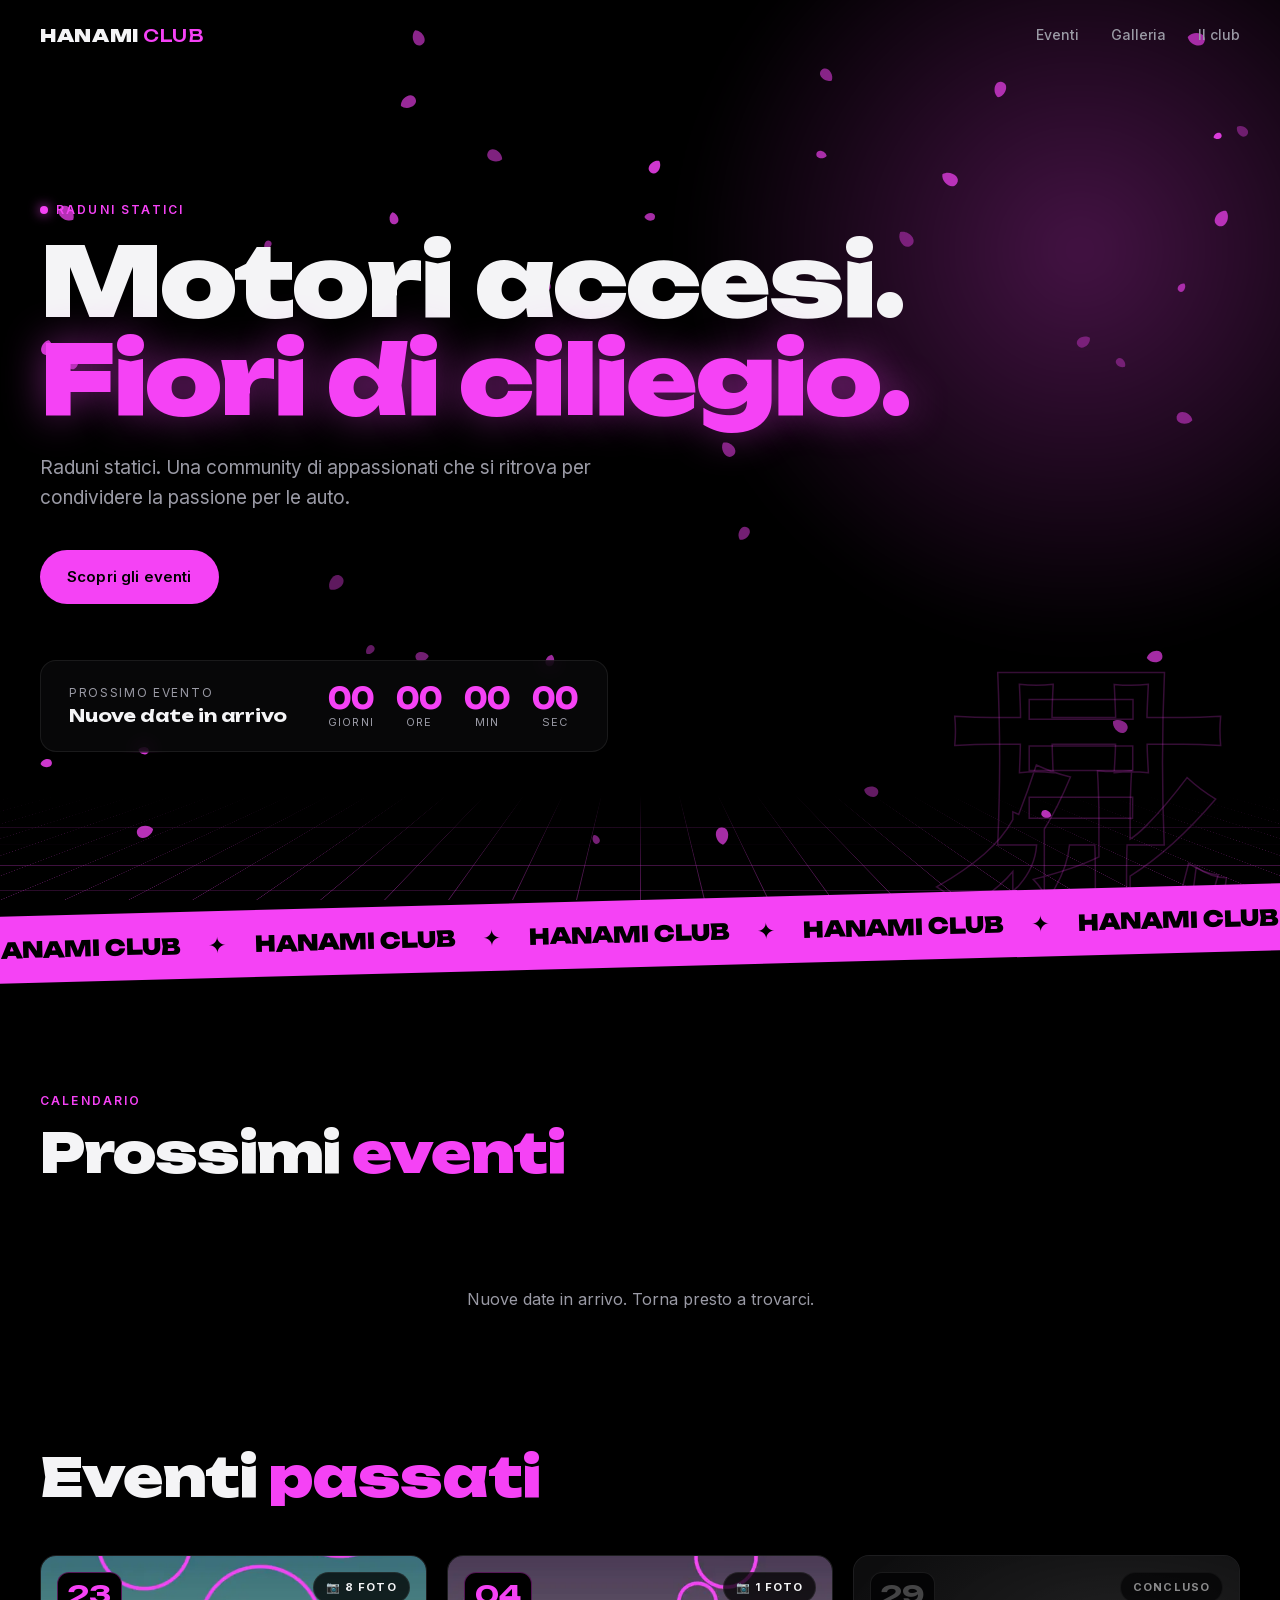
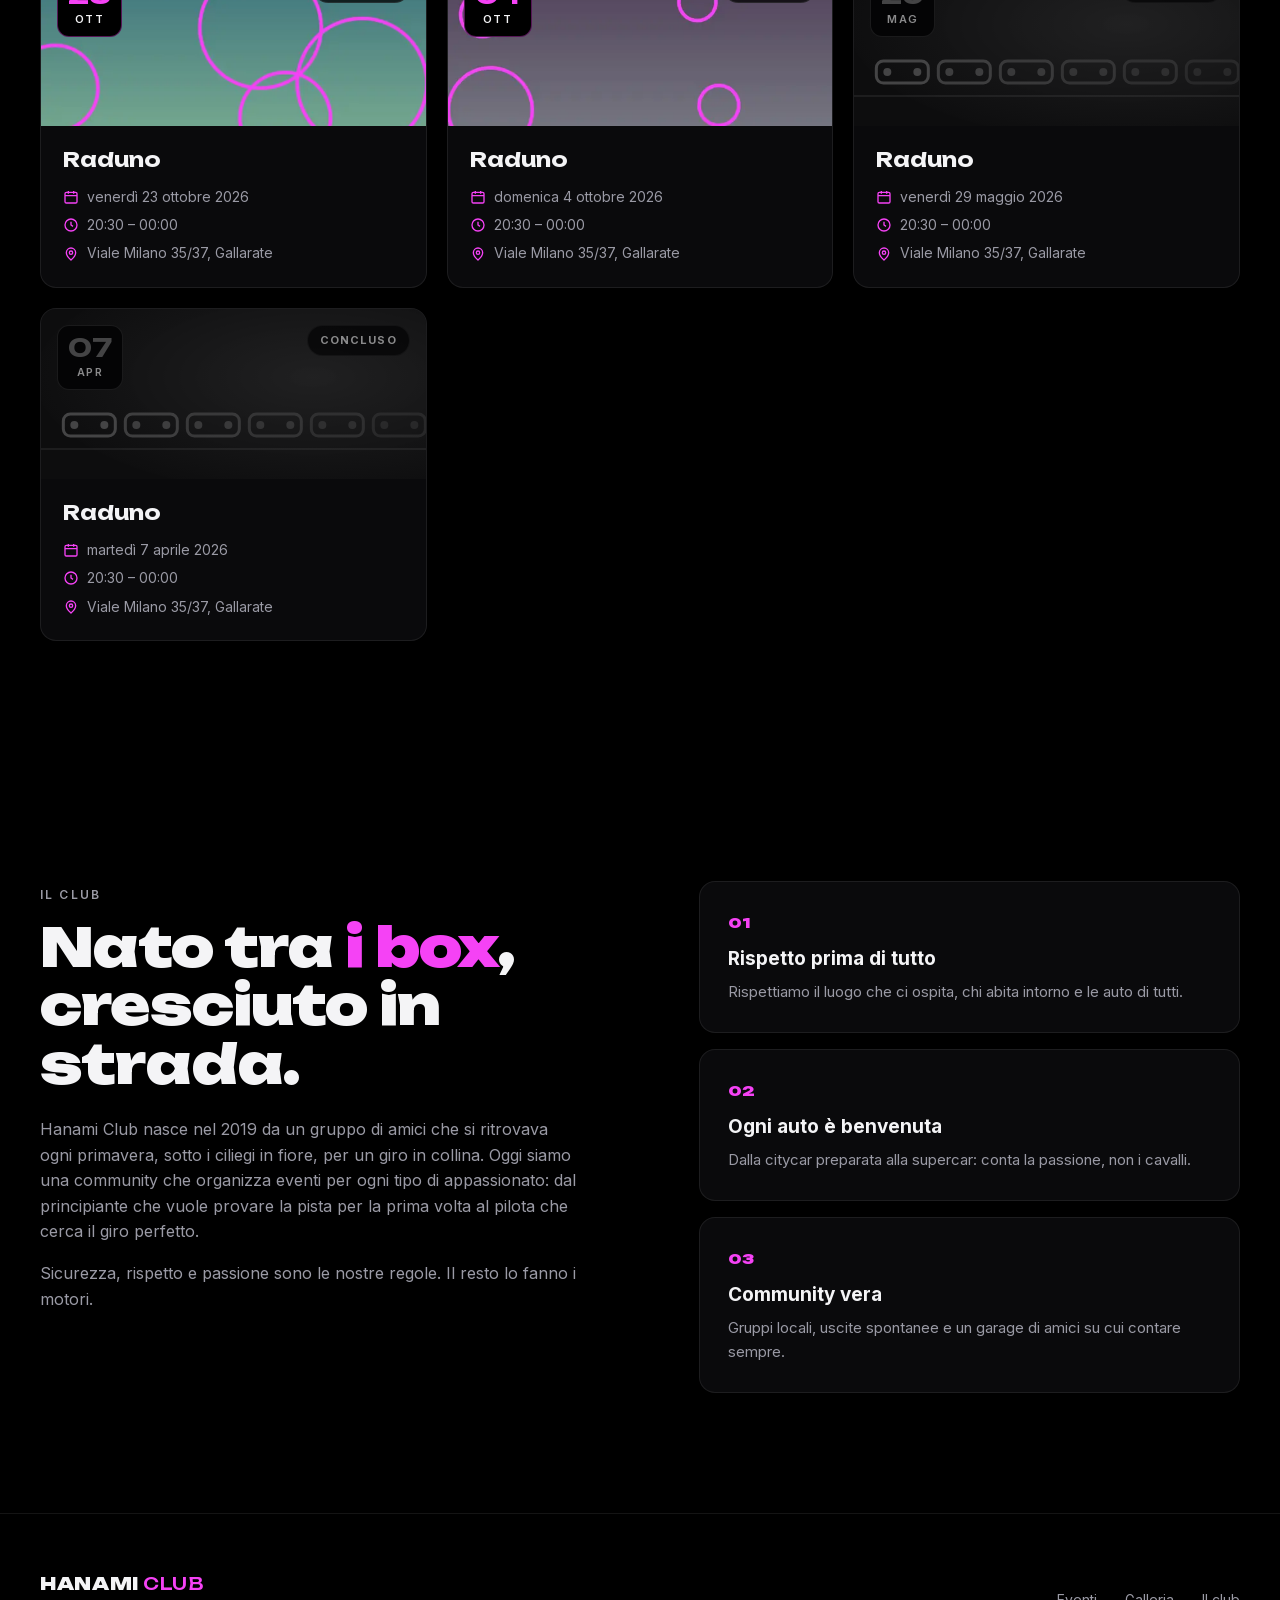
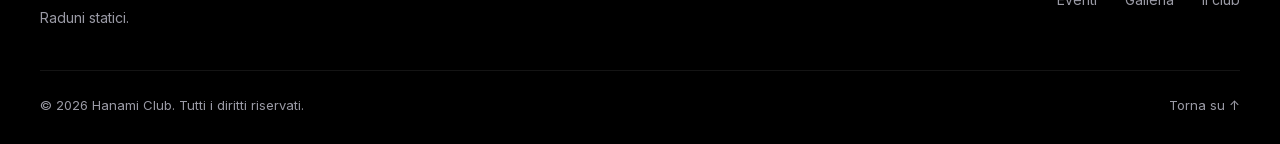
<file: index.html>
<!doctype html>
<html lang="it">
<head>
  <meta charset="utf-8">
  <meta name="viewport" content="width=device-width, initial-scale=1">
  <title>Hanami Club — Raduni auto</title>
  <meta name="description" content="Hanami Club: raduni statici di auto. Scopri i prossimi raduni e iscriviti.">
  <meta name="theme-color" content="#000000">
  <link rel="icon" href="data:image/svg+xml,%3Csvg xmlns='http://www.w3.org/2000/svg' viewBox='0 0 32 32'%3E%3Crect width='32' height='32' rx='6' fill='%23000'/%3E%3Cpath d='M16 6c2 3 2 6 0 9-2-3-2-6 0-9zm0 20c-2-3-2-6 0-9 2 3 2 6 0 9zM6 16c3-2 6-2 9 0-3 2-6 2-9 0zm20 0c-3 2-6 2-9 0 3-2 6-2 9 0z' fill='%23f542f5'/%3E%3C/svg%3E">
  <link rel="preload" href="fonts/inter-latin.woff2" as="font" type="font/woff2" crossorigin>
  <link rel="preload" href="fonts/unbounded-latin.woff2" as="font" type="font/woff2" crossorigin>
  <link rel="stylesheet" href="css/fonts.css">
  <link rel="stylesheet" href="css/style.css">
</head>
<body>

  <!-- NAV -->
  <header class="nav" id="top">
    <div class="container nav__inner">
      <a href="#top" class="logo" aria-label="Hanami Club, torna all'inizio">
        <span class="logo__text">HANAMI<span>CLUB</span></span>
      </a>
      <nav class="nav__links" id="navLinks" aria-label="Navigazione principale">
        <a href="#eventi">Eventi</a>
        <a href="galleria.html">Galleria</a>
        <a href="#club">Il club</a>
      </nav>
      <button class="nav__toggle" id="navToggle" aria-label="Apri menu" aria-expanded="false" aria-controls="navLinks">
        <span></span><span></span>
      </button>
    </div>
  </header>

  <main>
    <!-- HERO -->
    <section class="hero">
      <canvas class="hero__petals" id="petals" aria-hidden="true"></canvas>
      <div class="hero__grid" aria-hidden="true"></div>
      <div class="hero__glow" aria-hidden="true"></div>
      <span class="hero__kanji" aria-hidden="true">花見</span>

      <div class="container hero__content">
        <p class="eyebrow"><span class="dot"></span> Raduni statici </p>
        <h1 class="hero__title">
          Motori accesi.<br>
          <span class="text-pink">Fiori di ciliegio.</span>
        </h1>
        <p class="hero__lead">
          Raduni statici. Una community di appassionati che si ritrova
          per condividere la passione per le auto.
        </p>
        <div class="hero__actions">
          <a href="#eventi" class="btn btn--pink">Scopri gli eventi</a>
        </div>

        <div class="countdown" id="countdown" aria-live="polite">
          <div class="countdown__label">
            <span>Prossimo evento</span>
            <strong id="nextEventName">—</strong>
          </div>
          <div class="countdown__timer">
            <div><span id="cdDays">00</span><small>giorni</small></div>
            <div><span id="cdHours">00</span><small>ore</small></div>
            <div><span id="cdMins">00</span><small>min</small></div>
            <div><span id="cdSecs">00</span><small>sec</small></div>
          </div>
        </div>
      </div>
    </section>

    <!-- MARQUEE -->
    <div class="marquee" aria-hidden="true">
      <div class="marquee__track">
        <span>Hanami Club</span><i>✦</i><span>Hanami Club</span><i>✦</i><span>Hanami Club</span><i>✦</i><span>Hanami Club</span><i>✦</i><span>Hanami Club</span><i>✦</i><span>Hanami Club</span><i>✦</i>
        <span>Hanami Club</span><i>✦</i><span>Hanami Club</span><i>✦</i><span>Hanami Club</span><i>✦</i><span>Hanami Club</span><i>✦</i><span>Hanami Club</span><i>✦</i><span>Hanami Club</span><i>✦</i>
      </div>
    </div>

    <!-- EVENTI -->
    <section class="section" id="eventi">
      <div class="container">
        <div class="section__head">
          <div>
            <p class="eyebrow">Calendario</p>
            <h2 class="section__title">Prossimi <span class="text-pink">eventi</span></h2>
          </div>
        </div>

        <div class="events" id="eventsGrid"></div>
        <p class="events__empty" id="eventsEmpty" hidden>Nuove date in arrivo. Torna presto a trovarci.</p>

        <div class="events-past" id="pastEvents" hidden>
          <div class="section__head">
            <h2 class="section__title">Eventi <span class="text-pink">passati</span></h2>
          </div>
          <div class="events" id="pastGrid"></div>
        </div>
      </div>
    </section>

    <!-- CLUB -->
    <section class="section" id="club">
      <div class="container club">
        <div class="club__text">
          <p class="eyebrow">Il club</p>
          <h2 class="section__title">Nato tra <span class="text-pink">i box</span>,<br>cresciuto in strada.</h2>
          <p>
            Hanami Club nasce nel 2019 da un gruppo di amici che si ritrovava ogni primavera,
            sotto i ciliegi in fiore, per un giro in collina. Oggi siamo una community che
            organizza eventi per ogni tipo di appassionato: dal principiante che vuole provare
            la pista per la prima volta al pilota che cerca il giro perfetto.
          </p>
          <p>
            Sicurezza, rispetto e passione sono le nostre regole. Il resto lo fanno i motori.
          </p>
        </div>
        <div class="pillars">
          <article class="pillar">
            <span class="pillar__num">01</span>
            <h3>Rispetto prima di tutto</h3>
            <p>Rispettiamo il luogo che ci ospita, chi abita intorno e le auto di tutti.</p>
          </article>
          <article class="pillar">
            <span class="pillar__num">02</span>
            <h3>Ogni auto è benvenuta</h3>
            <p>Dalla citycar preparata alla supercar: conta la passione, non i cavalli.</p>
          </article>
          <article class="pillar">
            <span class="pillar__num">03</span>
            <h3>Community vera</h3>
            <p>Gruppi locali, uscite spontanee e un garage di amici su cui contare sempre.</p>
          </article>
        </div>
      </div>
    </section>
  </main>

  <!-- FOOTER -->
  <footer class="footer">
    <div class="container footer__inner">
      <div>
        <a href="#top" class="logo">
          <span class="logo__text">HANAMI<span>CLUB</span></span>
        </a>
        <p class="footer__tag">Raduni statici.</p>
      </div>
      <nav class="footer__links" aria-label="Link footer">
        <a href="#eventi">Eventi</a>
        <a href="galleria.html">Galleria</a>
        <a href="#club">Il club</a>
      </nav>
    </div>
    <div class="container footer__bottom">
      <span>© <span id="year"></span> Hanami Club. Tutti i diritti riservati.</span>
      <a href="#top">Torna su ↑</a>
    </div>
  </footer>

  <!-- MODAL ISCRIZIONE -->
  <dialog class="modal" id="registerModal" aria-labelledby="modalTitle">
    <form method="dialog" class="modal__close-form">
      <button class="modal__close" aria-label="Chiudi">×</button>
    </form>
    <div class="modal__body" id="modalForm">
      <p class="eyebrow">Raduno</p>
      <h3 class="modal__title" id="modalTitle">Iscrizione</h3>
      <p class="modal__meta" id="modalMeta"></p>
      <form id="registerForm" novalidate>
        <div class="field">
          <label for="rName">Nome e cognome</label>
          <input id="rName" name="name" required autocomplete="name">
        </div>
        <div class="field">
          <label for="rEmail">Email</label>
          <input id="rEmail" name="email" type="email" required autocomplete="email">
        </div>
        <div class="field-row">
          <div class="field">
            <label for="rCar">Auto (marca e modello)</label>
            <input id="rCar" name="car" required placeholder="es. Mazda MX-5 NA">
          </div>
          <div class="field">
            <label for="rRole">Partecipo come</label>
            <select id="rRole" name="role">
              <option>Pilota</option>
              <option>Passeggero</option>
              <option>Spettatore</option>
            </select>
          </div>
        </div>
        <label class="check">
          <input type="checkbox" name="terms" required>
          <span>Accetto il regolamento dell'evento e le norme di sicurezza.</span>
        </label>
        <p class="form-msg form-msg--error" id="registerError" role="alert"></p>
        <button type="submit" class="btn btn--pink btn--block">Conferma iscrizione</button>
        <p class="modal__note">I dati dell'iscrizione vengono raccolti tramite Google Forms.</p>
      </form>
    </div>
    <div class="modal__body modal__success" id="modalSuccess" hidden>
      <span class="modal__check" aria-hidden="true">✓</span>
      <h3 class="modal__title">Sei dentro!</h3>
      <p id="successText">Abbiamo ricevuto la tua iscrizione.</p>
      <form method="dialog"><button class="btn btn--ghost">Chiudi</button></form>
    </div>
  </dialog>

  <script src="js/nav.js"></script>
  <script src="js/eventi.js"></script>
  <script src="js/foto.js"></script>
  <script src="js/main.js"></script>
</body>
</html>
</file>
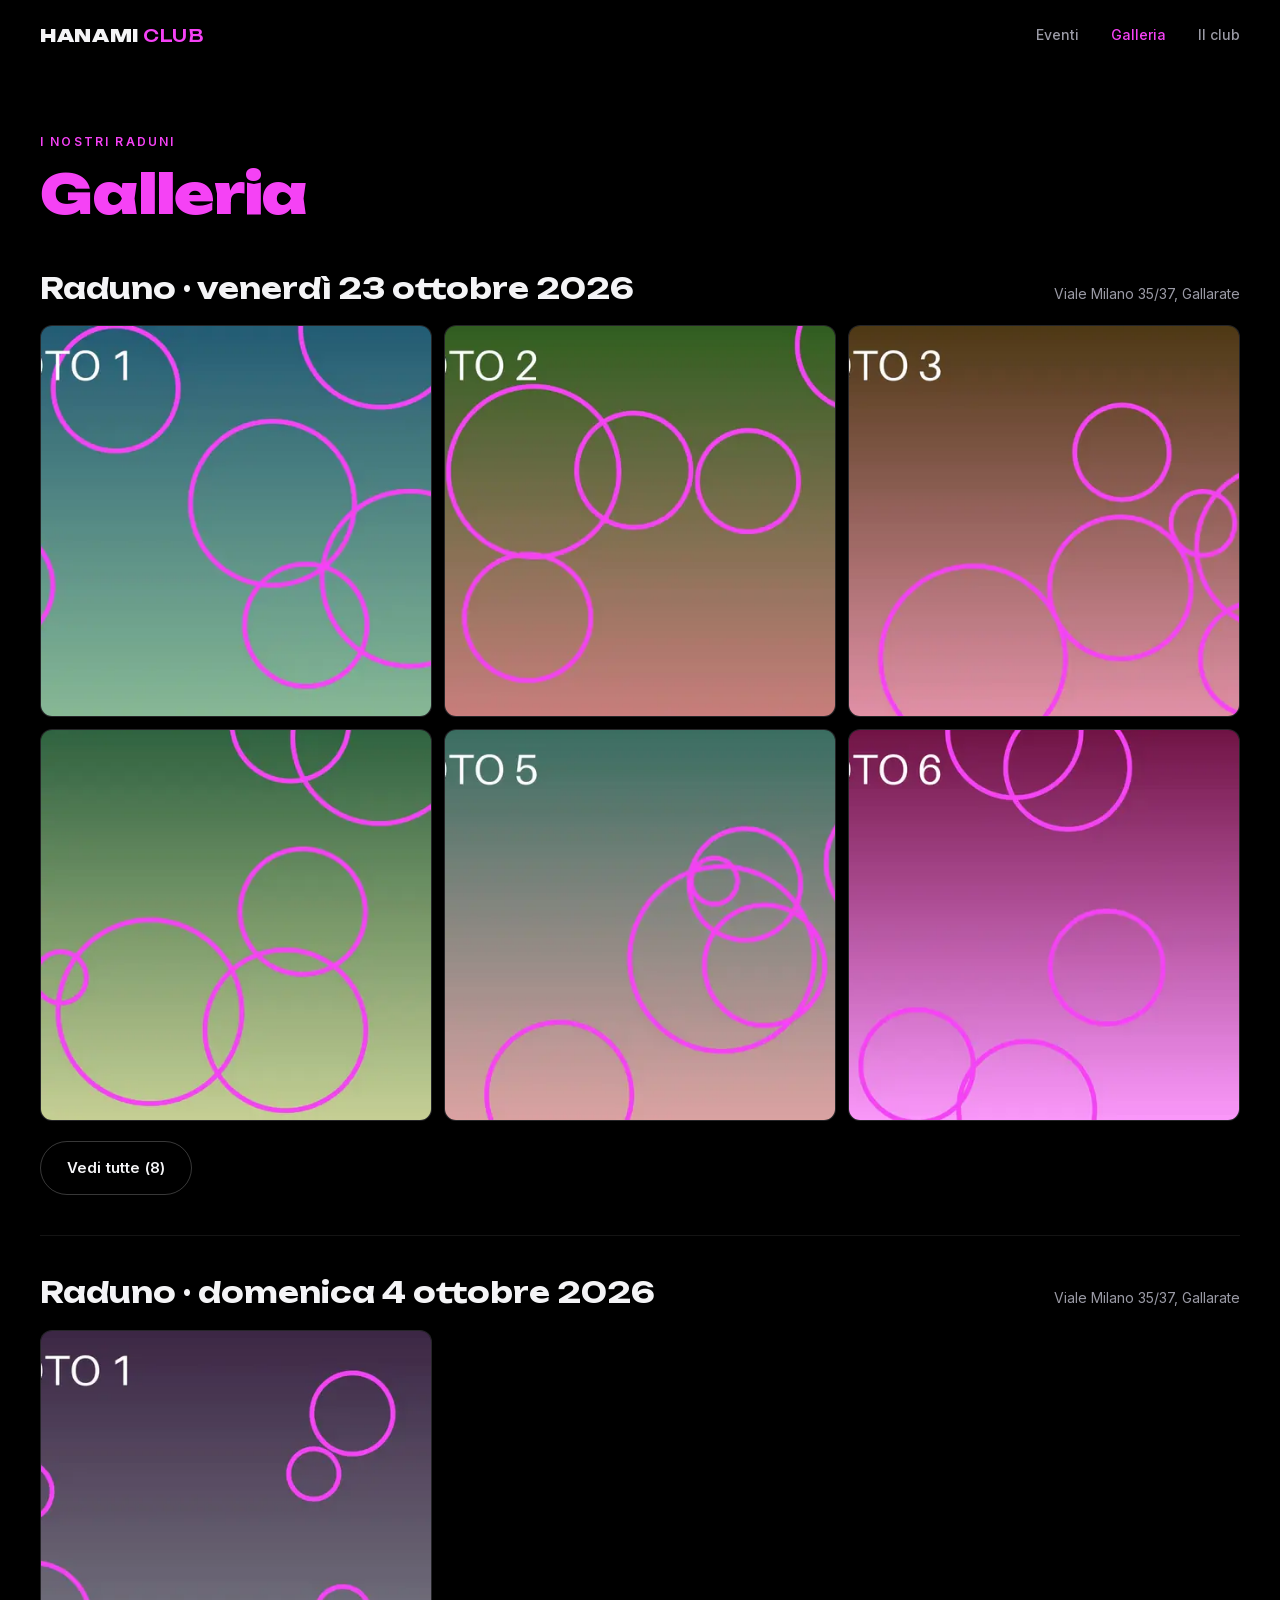
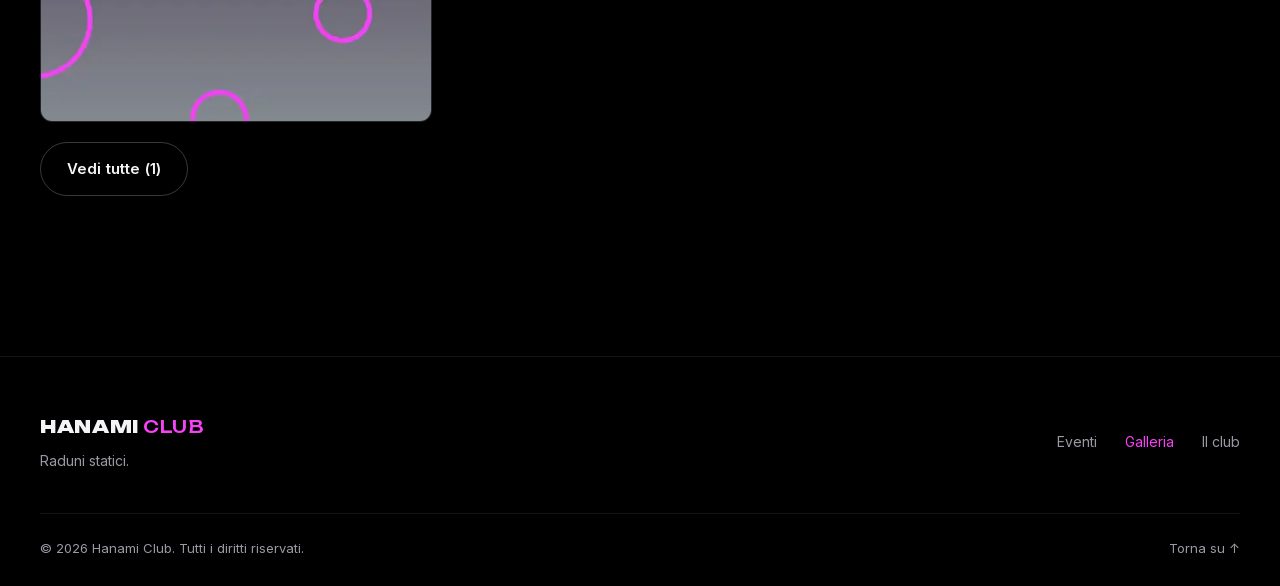
<file: galleria.html>
<!doctype html>
<html lang="it">
<head>
  <meta charset="utf-8">
  <meta name="viewport" content="width=device-width, initial-scale=1">
  <title>Galleria — Hanami Club</title>
  <meta name="description" content="Le foto dei raduni Hanami Club.">
  <meta name="theme-color" content="#000000">
  <link rel="icon" href="data:image/svg+xml,%3Csvg xmlns='http://www.w3.org/2000/svg' viewBox='0 0 32 32'%3E%3Crect width='32' height='32' rx='6' fill='%23000'/%3E%3Cpath d='M16 6c2 3 2 6 0 9-2-3-2-6 0-9zm0 20c-2-3-2-6 0-9 2 3 2 6 0 9zM6 16c3-2 6-2 9 0-3 2-6 2-9 0zm20 0c-3 2-6 2-9 0 3-2 6-2 9 0z' fill='%23f542f5'/%3E%3C/svg%3E">
  <link rel="preload" href="fonts/inter-latin.woff2" as="font" type="font/woff2" crossorigin>
  <link rel="preload" href="fonts/unbounded-latin.woff2" as="font" type="font/woff2" crossorigin>
  <link rel="stylesheet" href="css/fonts.css">
  <link rel="stylesheet" href="css/style.css">
</head>
<body>

  <!-- NAV -->
  <header class="nav" id="top">
    <div class="container nav__inner">
      <a href="index.html" class="logo" aria-label="Hanami Club, vai alla home">
        <span class="logo__text">HANAMI<span>CLUB</span></span>
      </a>
      <nav class="nav__links" id="navLinks" aria-label="Navigazione principale">
        <a href="index.html#eventi">Eventi</a>
        <a href="galleria.html" aria-current="page">Galleria</a>
        <a href="index.html#club">Il club</a>
      </nav>
      <button class="nav__toggle" id="navToggle" aria-label="Apri menu" aria-expanded="false" aria-controls="navLinks">
        <span></span><span></span>
      </button>
    </div>
  </header>

  <main>
    <section class="section gallery" id="galleria">
      <div class="container" id="galleryRoot"></div>
    </section>
  </main>

  <!-- FOOTER -->
  <footer class="footer">
    <div class="container footer__inner">
      <div>
        <a href="index.html" class="logo">
          <span class="logo__text">HANAMI<span>CLUB</span></span>
        </a>
        <p class="footer__tag">Raduni statici.</p>
      </div>
      <nav class="footer__links" aria-label="Link footer">
        <a href="index.html#eventi">Eventi</a>
        <a href="galleria.html" aria-current="page">Galleria</a>
        <a href="index.html#club">Il club</a>
      </nav>
    </div>
    <div class="container footer__bottom">
      <span>© <span id="year"></span> Hanami Club. Tutti i diritti riservati.</span>
      <a href="#top">Torna su ↑</a>
    </div>
  </footer>

  <!-- VISORE -->
  <dialog class="viewer" id="viewer" aria-label="Foto">
    <button class="viewer__btn viewer__close" type="button" aria-label="Chiudi">×</button>
    <figure class="viewer__stage">
      <img class="viewer__img" id="viewerImg" alt="">
    </figure>
    <button class="viewer__btn viewer__prev" type="button" aria-label="Foto precedente">‹</button>
    <button class="viewer__btn viewer__next" type="button" aria-label="Foto successiva">›</button>
    <p class="viewer__count" id="viewerCount" aria-live="polite"></p>
  </dialog>

  <script src="js/nav.js"></script>
  <script src="js/eventi.js"></script>
  <script src="js/foto.js"></script>
  <script src="js/galleria.js"></script>
</body>
</html>
</file>
<file: css/fonts.css>
/* Font ospitati localmente (nessuna richiesta a Google).
   Inter e Unbounded: SIL Open Font License 1.1 — vedi fonts/OFL-*.txt */

/* Inter — latin */
@font-face {
  font-family: "Inter";
  font-style: normal;
  font-weight: 100 900;
  font-display: swap;
  src: url("../fonts/inter-latin.woff2") format("woff2");
  unicode-range: U+0000-00FF, U+0131, U+0152-0153, U+02BB-02BC, U+02C6, U+02DA, U+02DC, U+0304, U+0308, U+0329, U+2000-206F, U+20AC, U+2122, U+2191, U+2193, U+2212, U+2215, U+FEFF, U+FFFD;
}
/* Inter — latin-ext */
@font-face {
  font-family: "Inter";
  font-style: normal;
  font-weight: 100 900;
  font-display: swap;
  src: url("../fonts/inter-latin-ext.woff2") format("woff2");
  unicode-range: U+0100-02BA, U+02BD-02C5, U+02C7-02CC, U+02CE-02D7, U+02DD-02FF, U+0304, U+0308, U+0329, U+1D00-1DBF, U+1E00-1E9F, U+1EF2-1EFF, U+2020, U+20A0-20AB, U+20AD-20C4, U+2113, U+2C60-2C7F, U+A720-A7FF;
}
/* Unbounded — latin */
@font-face {
  font-family: "Unbounded";
  font-style: normal;
  font-weight: 200 900;
  font-display: swap;
  src: url("../fonts/unbounded-latin.woff2") format("woff2");
  unicode-range: U+0000-00FF, U+0131, U+0152-0153, U+02BB-02BC, U+02C6, U+02DA, U+02DC, U+0304, U+0308, U+0329, U+2000-206F, U+20AC, U+2122, U+2191, U+2193, U+2212, U+2215, U+FEFF, U+FFFD;
}
/* Unbounded — latin-ext */
@font-face {
  font-family: "Unbounded";
  font-style: normal;
  font-weight: 200 900;
  font-display: swap;
  src: url("../fonts/unbounded-latin-ext.woff2") format("woff2");
  unicode-range: U+0100-02BA, U+02BD-02C5, U+02C7-02CC, U+02CE-02D7, U+02DD-02FF, U+0304, U+0308, U+0329, U+1D00-1DBF, U+1E00-1E9F, U+1EF2-1EFF, U+2020, U+20A0-20AB, U+20AD-20C4, U+2113, U+2C60-2C7F, U+A720-A7FF;
}
</file>
<file: css/style.css>
/* =========================================================
   Hanami Club — Raduni auto
   Palette: nero + #f542f5
   ========================================================= */

:root {
  --pink: #f542f5;
  --pink-soft: rgba(245, 66, 245, 0.14);
  --pink-line: rgba(245, 66, 245, 0.35);
  --bg: #000;
  --surface: #0a0a0c;
  --surface-2: #121216;
  --line: rgba(255, 255, 255, 0.08);
  --text: #f4f4f6;
  --muted: #9a9aa5;
  --radius: 16px;
  --font-display: "Unbounded", system-ui, sans-serif;
  --font-body: "Inter", system-ui, -apple-system, sans-serif;
  --nav-h: 72px;
}

*, *::before, *::after { box-sizing: border-box; }

html { scroll-behavior: smooth; scroll-padding-top: var(--nav-h); }

body {
  margin: 0;
  background: var(--bg);
  color: var(--text);
  font-family: var(--font-body);
  font-size: 16px;
  line-height: 1.6;
  -webkit-font-smoothing: antialiased;
  overflow-x: hidden;
}

img, svg { display: block; max-width: 100%; }
a { color: inherit; text-decoration: none; }
button { font: inherit; color: inherit; cursor: pointer; }

::selection { background: var(--pink); color: #000; }

:focus-visible { outline: 2px solid var(--pink); outline-offset: 3px; border-radius: 6px; }

.container { width: min(1200px, 100% - 32px); margin-inline: auto; }

.sr-only {
  position: absolute; width: 1px; height: 1px; padding: 0; margin: -1px;
  overflow: hidden; clip: rect(0 0 0 0); white-space: nowrap; border: 0;
}

.text-pink { color: var(--pink); }

.eyebrow {
  display: inline-flex; align-items: center; gap: 8px;
  margin: 0 0 14px;
  font-size: 12px; font-weight: 600; letter-spacing: 0.18em; text-transform: uppercase;
  color: var(--pink);
}
.eyebrow .dot {
  width: 8px; height: 8px; border-radius: 50%; background: var(--pink);
  box-shadow: 0 0 12px var(--pink);
  animation: pulse 2s infinite;
}
@keyframes pulse { 50% { opacity: 0.35; } }

/* ---------- Buttons ---------- */
.btn {
  display: inline-flex; align-items: center; justify-content: center; gap: 8px;
  padding: 14px 26px;
  border: 1px solid transparent; border-radius: 999px;
  font-weight: 600; font-size: 15px; letter-spacing: 0.01em;
  transition: transform .2s ease, box-shadow .2s ease, background .2s ease, color .2s ease, border-color .2s ease;
  white-space: nowrap;
}
.btn:hover { transform: translateY(-2px); }
.btn--pink { background: var(--pink); color: #000; }
.btn--pink:hover { box-shadow: 0 10px 30px -8px var(--pink); }
.btn--ghost { border-color: rgba(255,255,255,.22); background: transparent; }
.btn--ghost:hover { border-color: var(--pink); color: var(--pink); }
.btn--sm { padding: 10px 18px; font-size: 14px; }
.btn--block { width: 100%; }
.btn[disabled] { opacity: .4; pointer-events: none; }

/* ---------- Nav ---------- */
.nav {
  position: fixed; inset: 0 0 auto; z-index: 50;
  height: var(--nav-h);
  transition: background .3s ease, border-color .3s ease;
  border-bottom: 1px solid transparent;
}
.nav.is-scrolled {
  background: rgba(0,0,0,.78);
  backdrop-filter: blur(14px); -webkit-backdrop-filter: blur(14px);
  border-bottom-color: var(--line);
}
.nav__inner { height: 100%; display: flex; align-items: center; justify-content: space-between; }

.logo { display: inline-flex; align-items: center; gap: 10px; }
.logo__text { font-family: var(--font-display); font-weight: 900; font-size: 17px; letter-spacing: 0.04em; }
.logo__text span { color: var(--pink); margin-left: 4px; font-weight: 500; }

.nav__links { display: flex; align-items: center; gap: 32px; }
.nav__links a:not(.btn) { font-size: 14px; font-weight: 500; color: var(--muted); transition: color .2s; }
.nav__links a:not(.btn):hover { color: var(--text); }

.nav__toggle {
  display: none; position: relative;
  width: 44px; height: 44px; border: 1px solid var(--line); border-radius: 12px; background: transparent;
}
.nav__toggle span {
  position: absolute; left: 12px; right: 12px; height: 2px; background: var(--text);
  transition: transform .3s ease, top .3s ease;
}
.nav__toggle span:first-child { top: 17px; }
.nav__toggle span:last-child { top: 25px; }
.nav__toggle[aria-expanded="true"] span:first-child { top: 21px; transform: rotate(45deg); }
.nav__toggle[aria-expanded="true"] span:last-child { top: 21px; transform: rotate(-45deg); }

/* ---------- Hero ---------- */
.hero {
  position: relative; isolation: isolate; overflow: hidden;
  min-height: 100svh;
  display: flex; align-items: center;
  padding: calc(var(--nav-h) + 48px) 0 72px;
}
.hero__petals { position: absolute; inset: 0; width: 100%; height: 100%; z-index: -1; pointer-events: none; }
.hero__glow {
  position: absolute; z-index: -3;
  width: 900px; height: 900px; right: -250px; top: -200px;
  background: radial-gradient(circle, rgba(245,66,245,.28), transparent 62%);
  filter: blur(20px);
}
.hero__grid {
  position: absolute; z-index: -2; left: -50%; right: -50%; bottom: 0; height: 45%;
  background-image:
    linear-gradient(var(--pink-line) 1px, transparent 1px),
    linear-gradient(90deg, var(--pink-line) 1px, transparent 1px);
  background-size: 64px 64px;
  transform: perspective(500px) rotateX(62deg);
  transform-origin: bottom;
  mask-image: linear-gradient(to top, #000 0%, transparent 90%);
  -webkit-mask-image: linear-gradient(to top, #000 0%, transparent 90%);
  animation: road 2.4s linear infinite;
}
@keyframes road { to { background-position: 0 64px, 0 0; } }

.hero__kanji {
  position: absolute; z-index: -2; right: 4%; top: 50%; transform: translateY(-50%);
  writing-mode: vertical-rl;
  font-size: clamp(110px, min(22vw, 36svh), 320px); font-weight: 900; line-height: 1; white-space: nowrap;
  color: transparent; -webkit-text-stroke: 1.5px rgba(245,66,245,.22);
  user-select: none;
}

.hero__content { position: relative; }
.hero__title {
  margin: 0 0 24px;
  font-family: var(--font-display); font-weight: 900;
  font-size: clamp(40px, 7.5vw, 96px); line-height: 1.02; letter-spacing: -0.02em;
}
.hero__title .text-pink { text-shadow: 0 0 40px rgba(245,66,245,.45); }
.hero__lead { max-width: 560px; margin: 0 0 36px; font-size: clamp(16px, 1.6vw, 19px); color: var(--muted); }
.hero__actions { display: flex; flex-wrap: wrap; gap: 12px; margin-bottom: 56px; }

.countdown {
  display: inline-flex; flex-wrap: wrap; align-items: center; gap: 24px 40px;
  padding: 20px 28px;
  border: 1px solid var(--line); border-radius: var(--radius);
  background: rgba(10,10,12,.7); backdrop-filter: blur(10px); -webkit-backdrop-filter: blur(10px);
}
.countdown__label { display: flex; flex-direction: column; }
.countdown__label span { font-size: 12px; letter-spacing: .14em; text-transform: uppercase; color: var(--muted); }
.countdown__label strong { font-family: var(--font-display); font-weight: 700; font-size: 17px; }
.countdown__timer { display: flex; gap: 20px; }
.countdown__timer div { display: flex; flex-direction: column; align-items: center; min-width: 48px; }
.countdown__timer span {
  font-family: var(--font-display); font-weight: 700; font-size: 30px; line-height: 1.1;
  color: var(--pink); font-variant-numeric: tabular-nums;
}
.countdown__timer small { font-size: 11px; text-transform: uppercase; letter-spacing: .1em; color: var(--muted); }

/* ---------- Marquee ---------- */
.marquee {
  overflow: hidden; background: var(--pink); color: #000;
  padding: 16px 0; transform: rotate(-1.5deg); margin: 0 -20px;
}
.marquee__track {
  display: flex; gap: 28px; width: max-content;
  animation: marquee 30s linear infinite;
  font-family: var(--font-display); font-weight: 900; font-size: 22px; text-transform: uppercase;
}
.marquee__track i { font-style: normal; }
@keyframes marquee { to { transform: translateX(-50%); } }

/* ---------- Sections ---------- */
.section { padding: 120px 0; }
.section__head {
  display: flex; flex-wrap: wrap; align-items: flex-end; justify-content: space-between; gap: 24px;
  margin-bottom: 48px;
}
.section__title {
  margin: 0;
  font-family: var(--font-display); font-weight: 900;
  font-size: clamp(30px, 4.6vw, 54px); line-height: 1.08; letter-spacing: -0.02em;
}

/* ---------- Event cards ---------- */
.events { display: grid; grid-template-columns: repeat(auto-fill, minmax(340px, 1fr)); gap: 20px; }
.events__empty { color: var(--muted); text-align: center; padding: 40px 0; }
.events-past { margin-top: 96px; }

.event {
  position: relative; overflow: hidden;
  display: flex; flex-direction: column;
  border: 1px solid var(--line); border-radius: var(--radius);
  background: var(--surface);
  transition: transform .3s ease, border-color .3s ease, box-shadow .3s ease;
  animation: cardIn .5s ease both;
}
.event:hover { transform: translateY(-6px); border-color: var(--pink-line); box-shadow: 0 24px 60px -30px rgba(245,66,245,.6); }
.event--past:hover { transform: none; border-color: var(--line); box-shadow: none; }
.event--past .event__visual { filter: grayscale(1); opacity: .55; }
.event--photo { color: inherit; }
.event--past.event--photo .event__visual { filter: none; opacity: 1; }
.event--past.event--photo:hover { transform: translateY(-6px); border-color: var(--pink-line); box-shadow: 0 24px 60px -30px rgba(245,66,245,.6); }
@keyframes cardIn { from { opacity: 0; transform: translateY(16px); } }

.event__visual {
  position: relative; height: 170px; overflow: hidden;
  background: var(--surface-2);
}
.event__visual svg { position: absolute; inset: 0; width: 100%; height: 100%; }
.event__cover { position: absolute; inset: 0; width: 100%; height: 100%; object-fit: cover; transition: transform .5s ease; }
.event--photo:hover .event__cover { transform: scale(1.04); }
.event__date {
  position: absolute; left: 16px; top: 16px;
  display: flex; flex-direction: column; align-items: center;
  min-width: 64px; padding: 8px 10px;
  border-radius: 12px; background: #000; border: 1px solid var(--pink-line);
}
.event__date strong { font-family: var(--font-display); font-size: 26px; line-height: 1; color: var(--pink); }
.event__date span { font-size: 11px; font-weight: 600; letter-spacing: .12em; text-transform: uppercase; margin-top: 4px; }

.tag {
  position: absolute; right: 16px; top: 16px;
  padding: 6px 12px; border-radius: 999px;
  background: rgba(0,0,0,.75); border: 1px solid var(--line);
  font-size: 11px; font-weight: 700; letter-spacing: .1em; text-transform: uppercase;
}
.tag--featured { background: var(--pink); color: #000; border-color: var(--pink); }

.event__body { display: flex; flex-direction: column; gap: 14px; padding: 22px; flex: 1; }
.event__title { margin: 0; font-family: var(--font-display); font-weight: 700; font-size: 20px; line-height: 1.2; }
.event__info { display: grid; gap: 6px; margin: 0; padding: 0; list-style: none; font-size: 14px; color: var(--muted); }
.event__info li { display: flex; align-items: center; gap: 8px; }
.event__info svg { width: 16px; height: 16px; flex: none; stroke: var(--pink); fill: none; stroke-width: 2; }

.event__foot { display: flex; align-items: center; justify-content: space-between; gap: 12px; margin-top: auto; padding-top: 6px; }
.event__price { font-family: var(--font-display); font-weight: 700; font-size: 18px; }
.event__price small { font-family: var(--font-body); font-weight: 500; font-size: 12px; color: var(--muted); }

/* ---------- Club ---------- */
.club { display: grid; grid-template-columns: 1.1fr 1fr; gap: 64px; align-items: start; }
.club__text p { color: var(--muted); max-width: 540px; }
.club__text .section__title { margin-bottom: 24px; }
.pillars { display: grid; gap: 16px; }
.pillar {
  padding: 28px; border: 1px solid var(--line); border-radius: var(--radius); background: var(--surface);
  transition: border-color .3s;
}
.pillar:hover { border-color: var(--pink-line); }
.pillar__num { font-family: var(--font-display); font-weight: 900; color: var(--pink); font-size: 14px; }
.pillar h3 { margin: 8px 0 6px; font-size: 19px; }
.pillar p { margin: 0; color: var(--muted); font-size: 15px; }

/* ---------- Messaggi form ---------- */
.form-msg { min-height: 1.6em; margin: 14px 0 0; font-size: 14px; color: var(--pink); }
.form-msg--error { color: #ff6b8b; margin: 0; }

/* ---------- Footer ---------- */
.footer { border-top: 1px solid var(--line); padding: 56px 0 28px; }
.footer__inner { display: flex; flex-wrap: wrap; align-items: center; justify-content: space-between; gap: 32px; }
.footer__tag { margin: 10px 0 0; color: var(--muted); font-size: 14px; }
.footer__links { display: flex; flex-wrap: wrap; gap: 28px; font-size: 14px; color: var(--muted); }
.footer__links a:hover { color: var(--pink); }
.footer__bottom {
  display: flex; flex-wrap: wrap; justify-content: space-between; gap: 12px;
  margin-top: 40px; padding-top: 24px; border-top: 1px solid var(--line);
  font-size: 13px; color: var(--muted);
}
.footer__bottom a:hover { color: var(--pink); }

/* ---------- Galleria ---------- */
.gallery { padding-top: calc(var(--nav-h) + 56px); min-height: 70svh; }
.nav__links a[aria-current="page"], .footer__links a[aria-current="page"] { color: var(--pink); }
.gallery__event { padding: 40px 0; border-top: 1px solid var(--line); }
.gallery__event:first-of-type { border-top: 0; padding-top: 0; }
.gallery__event-head { display: flex; flex-wrap: wrap; align-items: baseline; justify-content: space-between; gap: 8px 24px; margin-bottom: 20px; }
.gallery__event-head--page { margin: 18px 0 32px; flex-direction: column; align-items: flex-start; }
.gallery__event-title { margin: 0; font-family: var(--font-display); font-weight: 700; font-size: clamp(20px, 2.6vw, 28px); line-height: 1.2; }
.gallery__event-title::first-letter { text-transform: uppercase; }
.gallery__event-place { margin: 0; color: var(--muted); font-size: 14px; }
.gallery__grid { display: grid; grid-template-columns: repeat(3, 1fr); gap: 12px; }
.gallery__thumb {
  position: relative; display: block; padding: 0; border: 1px solid var(--line); border-radius: 12px;
  overflow: hidden; background: var(--surface-2); aspect-ratio: 1;
  transition: border-color .2s ease, transform .2s ease;
}
.gallery__thumb img { width: 100%; height: 100%; object-fit: cover; transition: transform .4s ease; }
.gallery__thumb:hover { border-color: var(--pink-line); }
.gallery__thumb:hover img { transform: scale(1.05); }
.gallery__more { margin-top: 20px; }
.gallery__back { display: inline-block; color: var(--muted); font-size: 14px; font-weight: 600; transition: color .2s; }
.gallery__back:hover { color: var(--pink); }

/* ---------- Visore ---------- */
.viewer {
  width: 100vw; height: 100svh; max-width: none; max-height: none; margin: 0; padding: 0;
  border: 0; background: rgba(0,0,0,.92); color: var(--text);
}
.viewer[open] { display: grid; grid-template-rows: 64px 1fr 56px; place-items: center; animation: modalIn .25s ease; }
.viewer::backdrop { background: rgba(0,0,0,.6); }
.viewer__stage { grid-row: 2; margin: 0; width: 100%; height: 100%; display: grid; place-items: center; padding: 0 72px; min-height: 0; }
.viewer__img {
  max-width: 100%; max-height: calc(100svh - 120px); width: auto; height: auto; object-fit: contain;
  border-radius: 8px; user-select: none; touch-action: pan-y pinch-zoom;
}
.viewer__count { grid-row: 3; margin: 0; color: var(--muted); font-size: 14px; font-variant-numeric: tabular-nums; }
.viewer__btn {
  display: grid; place-items: center; width: 48px; height: 48px; border-radius: 50%;
  border: 1px solid var(--line); background: rgba(10,10,12,.7); font-size: 28px; line-height: 1;
  transition: border-color .2s, color .2s, opacity .2s;
}
.viewer__btn:hover { border-color: var(--pink); color: var(--pink); }
.viewer__btn:disabled { opacity: .25; pointer-events: none; }
.viewer__close { position: absolute; top: 12px; right: 16px; font-size: 24px; }
.viewer__prev, .viewer__next { position: absolute; top: 50%; transform: translateY(-50%); }
.viewer__prev { left: 16px; }
.viewer__next { right: 16px; }

/* ---------- Modal ---------- */
.modal {
  width: min(520px, calc(100% - 32px)); max-height: calc(100svh - 32px);
  padding: 0; border: 1px solid var(--pink-line); border-radius: 20px;
  background: var(--surface); color: var(--text);
  box-shadow: 0 40px 120px -40px rgba(245,66,245,.6);
}
.modal::backdrop { background: rgba(0,0,0,.75); backdrop-filter: blur(6px); -webkit-backdrop-filter: blur(6px); }
.modal[open] { animation: modalIn .3s ease; }
@keyframes modalIn { from { opacity: 0; transform: translateY(20px) scale(.98); } }
.modal__close-form { position: absolute; top: 14px; right: 14px; margin: 0; }
.modal__close {
  width: 38px; height: 38px; border-radius: 50%;
  border: 1px solid var(--line); background: transparent; font-size: 22px; line-height: 1;
}
.modal__close:hover { border-color: var(--pink); color: var(--pink); }
.modal__body { padding: 36px 32px 32px; }
.modal__title { margin: 0 0 6px; font-family: var(--font-display); font-size: 24px; line-height: 1.2; padding-right: 40px; }
.modal__meta { margin: 0 0 24px; color: var(--muted); font-size: 14px; }
.modal__note { margin: 12px 0 0; color: var(--muted); font-size: 12px; text-align: center; }
.modal__success { text-align: center; }
.modal__success p { color: var(--muted); margin: 0 0 24px; }
.modal__check {
  display: inline-grid; place-items: center; width: 64px; height: 64px; margin-bottom: 16px;
  border-radius: 50%; background: var(--pink); color: #000; font-size: 30px; font-weight: 700;
}

.field { display: flex; flex-direction: column; gap: 6px; margin-bottom: 16px; flex: 1; min-width: 0; }
.field label { font-size: 13px; font-weight: 600; color: var(--muted); }
.field input, .field select {
  width: 100%; padding: 13px 14px;
  border: 1px solid var(--line); border-radius: 10px; background: #000; color: var(--text);
  font: inherit; font-size: 15px;
  transition: border-color .2s;
}
.field input:focus, .field select:focus { outline: none; border-color: var(--pink); }
.field input.is-invalid { border-color: #ff6b8b; }
.field-row { display: flex; gap: 12px; }
.check { display: flex; gap: 10px; align-items: flex-start; margin: 4px 0 16px; font-size: 14px; color: var(--muted); cursor: pointer; }
.check input { accent-color: var(--pink); width: 18px; height: 18px; margin-top: 2px; flex: none; }

/* ---------- Reveal ---------- */
.reveal { opacity: 0; transform: translateY(24px); transition: opacity .7s ease, transform .7s ease; }
.reveal.is-visible { opacity: 1; transform: none; }

/* ---------- Responsive ---------- */
@media (max-width: 960px) {
  .club { grid-template-columns: 1fr; gap: 40px; }
}

@media (max-width: 820px) {
  .nav__toggle { display: block; }
  .nav__links {
    position: fixed; inset: var(--nav-h) 0 auto 0;
    flex-direction: column; align-items: stretch; gap: 0;
    padding: 8px 16px 24px;
    background: rgba(0,0,0,.96); border-bottom: 1px solid var(--line);
    transform: translateY(-8px); opacity: 0; visibility: hidden;
    transition: opacity .25s ease, transform .25s ease, visibility .25s;
  }
  .nav__links.is-open { opacity: 1; transform: none; visibility: visible; }
  .nav__links a:not(.btn) { padding: 16px 0; font-size: 17px; color: var(--text); border-bottom: 1px solid var(--line); }
  .nav.menu-open { background: #000; }
}

@media (max-width: 600px) {
  .section { padding: 80px 0; }
  .events-past { margin-top: 64px; }
  .events { grid-template-columns: 1fr; }
  .hero__kanji { opacity: .5; right: -8%; }
  .countdown { padding: 18px; gap: 16px; width: 100%; }
  .countdown__timer { gap: 10px; width: 100%; justify-content: space-between; }
  .countdown__timer span { font-size: 24px; }
  .field-row { flex-direction: column; gap: 0; }
  .modal__body { padding: 32px 20px 24px; }
  .marquee__track { font-size: 18px; }
  .gallery__grid { grid-template-columns: repeat(2, 1fr); gap: 8px; }
  .gallery { padding-top: calc(var(--nav-h) + 32px); }
  .viewer__stage { padding: 0 8px; }
  .viewer__prev, .viewer__next { top: auto; bottom: 4px; transform: none; }
}

@media (prefers-reduced-motion: reduce) {
  *, *::before, *::after { animation-duration: .01ms !important; animation-iteration-count: 1 !important; transition-duration: .01ms !important; }
  html { scroll-behavior: auto; }
  .reveal { opacity: 1; transform: none; }
}
</file>
